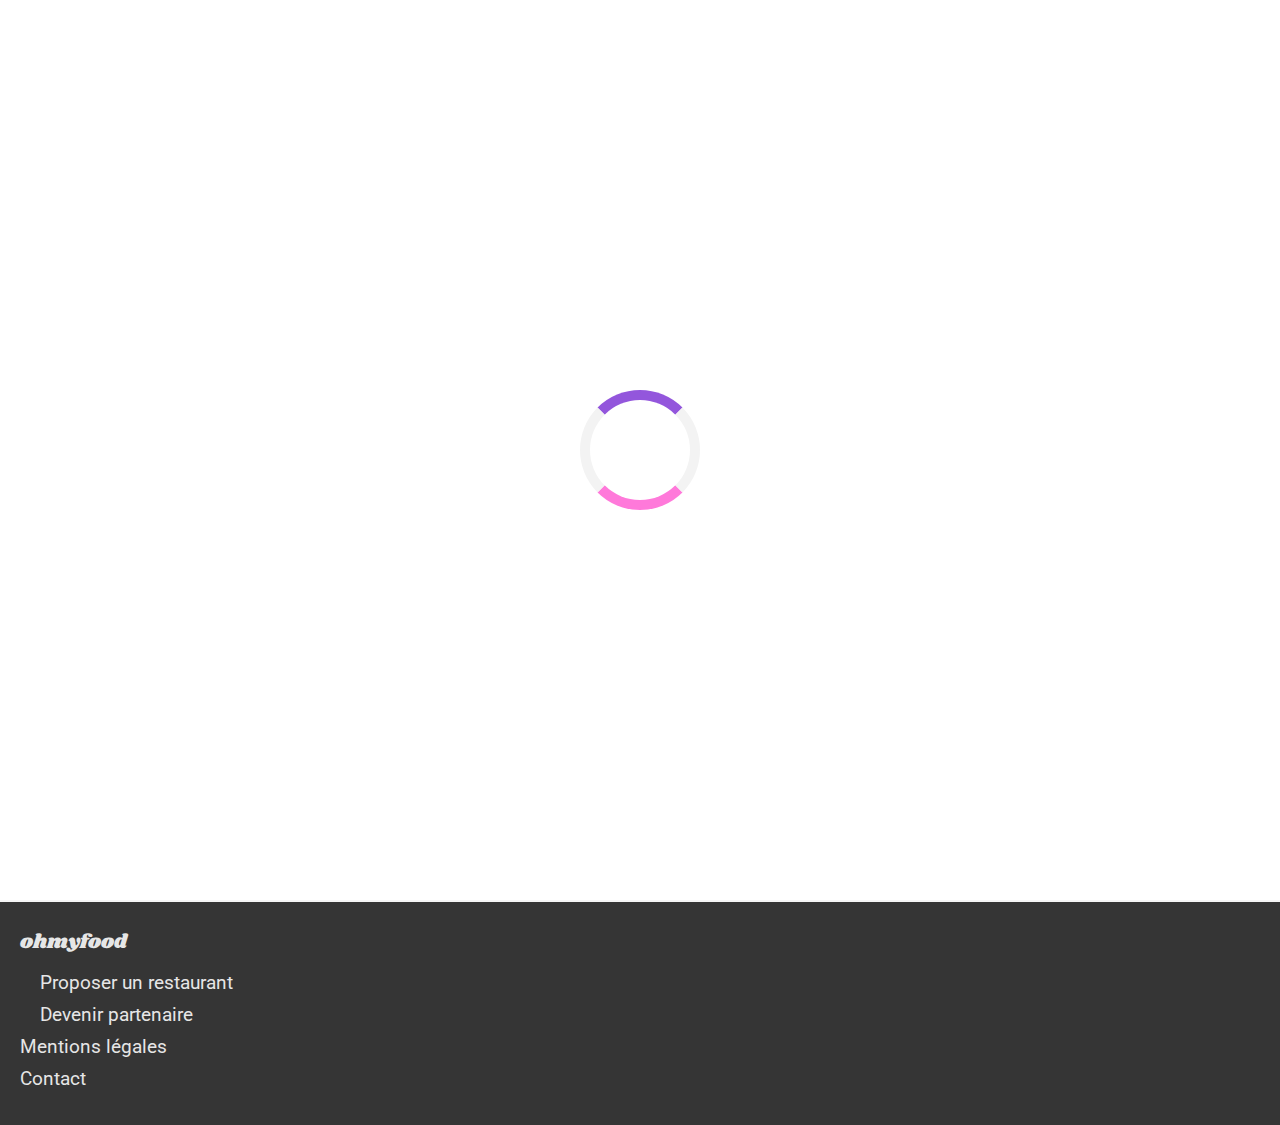
<file: index.html>
<!DOCTYPE html>
<html lang="fr">

<head>
    <meta charset="UTF-8">
     <!--Chargement de la balise meta viewport pour le site responsive -->
    <meta name="viewport" content="width=device-width, initial-scale=1.0">
    <title>Ohmyfood</title>
    <!--Lien vers le fichier CSS --> 
    <link rel="stylesheet" href="css/style.css">
    <!--Liens pour le chargement de la font Awesome pour les icones -->
    <link rel="stylesheet" href="https://use.fontawesome.com/releases/v5.15.2/css/all.css"
        integrity="sha384-vSIIfh2YWi9wW0r9iZe7RJPrKwp6bG+s9QZMoITbCckVJqGCCRhc+ccxNcdpHuYu" crossorigin="anonymous">
    <!--Requêtes Google maps pour intégrer les images -->
    <link rel="preconnect" href="https://fonts.gstatic.com">
    <!-- Liens Google font pour la police Shrikhand pour Logo et titres-->
    <link href="https://fonts.googleapis.com/css2?family=Shrikhand&display=swap" rel="stylesheet">
    <!-- Liens Google font pour la police Roboto pour Texte -->
    <link href="https://fonts.googleapis.com/css2?family=Roboto:ital,wght@0,100;0,300;0,400;0,500;0,700;0,900;1,100;1,300;1,400;1,500;1,700;1,900&display=swap"
        rel="stylesheet">
</head>

<body>
    <main class="container-all">
        <!--Loader-->
        <div class="loader">
            <div class="loader__circle"></div>
        </div>
        <!-- Header -->
        <header>
            <div class="logo">
                <img src="img/logo/ohmyfood.png" alt="Logo Ohmyfood">
            </div>
        </header>
        <!-- Localisation -->
        <div class="proj-search">
            <i class="fas fa-map-marker-alt"></i>
            <p>Paris, Belleville</p>
        </div>
        <!-- Présentation -->
        <section class="presentation">
            <p class="presentation__book">Réservez le menu qui vous convient</p><br>
            <p class="presentation__discover">Découvrez des restaurants d'exception, sélectionnés par nos soins.</p>
            <br>
            <a class="presentation__explore" href="#">Explorer nos restaurants</a>
        </section>
        <!-- Fonctionnement -->
        <h2 class="function__title">Fonctionnement</h2>
        <section class="function">
            <div class="function__choice"><i class="fas fa-tablet-alt"></i>Choisissez un restaurant
                <div class="function__choice__number">1</div>
            </div>
            <div class="function__choice"><i class="fas fa-list-ul"></i>Composez votre menu
                <div class="function__choice__number">2</div>
            </div>
            <div class="function__choice"><i class="fas fa-store"></i>Dégustez au restaurant
                <div class="function__choice__number">3</div>
            </div>
        </section>
        <!-- Restaurants -->
        <section class="restaurants">
            <div class="restaurants__title">
                <h2>Restaurants</h2>
            </div>
            <div class="restaurants__container">
                <a href="la-palette-du-gout.html">
                    <div class="restaurants__card">
                        <div class="restaurants__card__image">
                            <img src="img/restaurants/jay-wennington-N_Y88TWmGwA-unsplash.jpg"
                                alt="La Palette du goût">
                            <div class="btn-new">Nouveau</div>
                        </div>
                        <div class="restaurants__card__content">
                            <div class="restaurants_card__content__name">
                                <h3>La Palette du goût</h3>
                                <p>Ménilmontant</p>
                            </div>
                            <div class="heart">
                                <div class="heart__1">
                                    <i class="far fa-heart fa-2x"></i>
                                </div>
                                <div class="heart__2">
                                    <i class="fas fa-heart fa-2x"></i>
                                </div>
                            </div>
                        </div>
                    </div>
                </a>
                <a href="la-note-enchantee.html">
                    <div class="restaurants__card">
                        <div class="restaurants__card__image">
                            <img src="img/restaurants/stil-u2Lp8tXIcjw-unsplash.jpg" alt="La Palette du goût">
                            <div class="btn-new">Nouveau</div>
                        </div>
                        <div class="restaurants__card__content">
                            <div class="restaurants_card__content__name">
                                <h3>Le note enchantée</h3>
                                <p>Charonne</p>
                            </div>
                            <div class="heart">
                                <div class="heart__1">
                                    <i class="far fa-heart fa-2x"></i>
                                </div>
                                <div class="heart__2">
                                    <i class="fas fa-heart fa-2x"></i>
                                </div>
                            </div>
                        </div>
                    </div>
                </a>
                <a href="a-la-francaise.html">
                    <div class="restaurants__card">
                        <div class="restaurants__card__image">
                            <img src="img/restaurants/toa-heftiba-DQKerTsQwi0-unsplash.jpg"
                                alt="La Palette du goût">
                        </div>
                        <div class="restaurants__card__content">
                            <div class="restaurants_card__content__name">
                                <h3>A la française</h3>
                                <p>Cité Rouge</p>
                            </div>
                            <div class="heart">
                                <div class="heart__1">
                                    <i class="far fa-heart fa-2x"></i>
                                </div>
                                <div class="heart__2">
                                    <i class="fas fa-heart fa-2x"></i>
                                </div>
                            </div>
                        </div>
                    </div>
                </a>
                <a href="le-delice-des-sens.html">
                    <div class="restaurants__card">
                        <div class="restaurants__card__image">
                            <img src="img/restaurants/louis-hansel-shotsoflouis-qNBGVyOCY8Q-unsplash.jpg"
                                alt="La Palette du goût">
                        </div>
                        <div class="restaurants__card__content">
                            <div class="restaurants_card__content__name">
                                <h3>Le délice des sens</h3>
                                <p>Folie-Méricourt</p>
                            </div>
                            <div class="heart">
                                <div class="heart__1">
                                    <i class="far fa-heart fa-2x"></i>
                                </div>
                                <div class="heart__2">
                                    <i class="fas fa-heart fa-2x"></i>
                                </div>
                            </div>
                        </div>
                    </div>
                </a>
            </div>
        </section>
        <!-- Footer -->
        <footer>
            <h3 class="footer__logo">ohmyfood</h3>
            <a href="#">
                <h3><i class="fas fa-utensils"></i>Proposer un restaurant</h3>
            </a>
            <a href="#">
                <h3><i class="fas fa-hands-helping"></i>Devenir partenaire</h3>
            </a>
            <a href="#">
                <h3>Mentions légales</h3>
            </a>
            <a href="mailto:contact@ohmyfood.com">
                <h3>Contact</h3>
            </a>
        </footer>
    </main>
</body>

</html>
</file>
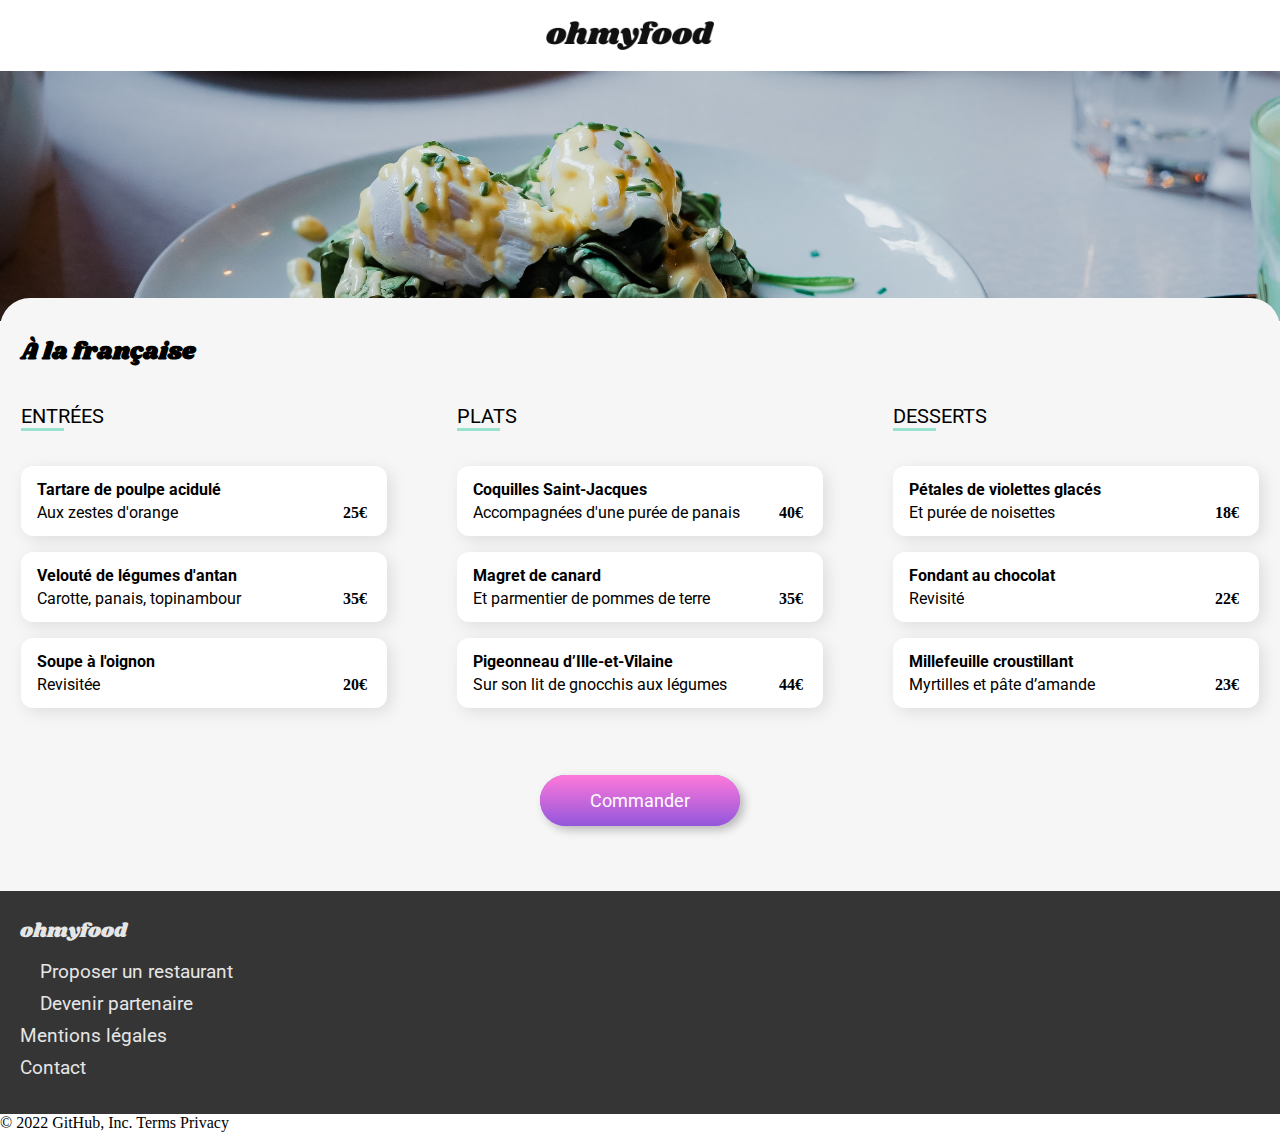
<file: a-la-francaise.html>
<!DOCTYPE html>
<html lang="fr">

<head>
    <meta charset="UTF-8">
    <meta name="viewport" content="width=device-width, initial-scale=1.0">
    <title>A la française</title>
    <link rel="stylesheet" href="css/style.css">
    <link rel="stylesheet" href="https://use.fontawesome.com/releases/v5.15.2/css/all.css"
        integrity="sha384-vSIIfh2YWi9wW0r9iZe7RJPrKwp6bG+s9QZMoITbCckVJqGCCRhc+ccxNcdpHuYu" crossorigin="anonymous">
    <link rel="preconnect" href="https://fonts.gstatic.com">
    <link href="https://fonts.googleapis.com/css2?family=Shrikhand&display=swap" rel="stylesheet">
    <link href="https://fonts.googleapis.com/css2?family=Roboto:ital,wght@0,100;0,300;0,400;0,500;0,700;0,900;1,100;1,300;1,400;1,500;1,700;1,900&display=swap"
        rel="stylesheet">
</head>

<body>
    <main class="container-all">
        <!-- Header -->
        <header>
            <div class="logo">
                <img src="img/logo/ohmyfood.png" alt="Logo Ohmyfood">
                <a href="index.html">
                    <i class="fas fa-arrow-left"></i>
                </a>
            </div>
        </header>
        <!-- Photo du restaurant -->
        <div class="photo__restaurant">
            <img src="img/restaurants/toa-heftiba-DQKerTsQwi0-unsplash.jpg" alt="La Palette du goût">
        </div>
        <!-- Carte du restaurant -->
        <section class="card">
            <h2 class="card__title">À la française<i class="far fa-heart"></i></h2>
            <div class="card__global">
                <div class="card__global__entrees">
                    <div class="entrees">
                        <h2>ENTRÉES</h2>
                    </div>
                    <div class="card__global__contenu">
                        <div class="card__global__contenu__dish">
                            <div class="header_menu">
                                <h3>Tartare de poulpe acidulé</h3>
                                <h4>Aux zestes d'orange</h4>
                            </div>
                            <div class="card__price">25€</div>
                        </div>
                        <div class="card__global__contenu__dish__confirmation">
                            <div class="circle">
                                <i class="fas fa-check"></i>
                            </div>
                        </div>
                    </div>
                    <div class="card__global__contenu">
                        <div class="card__global__contenu__dish">
                            <div class="header_menu">
                                <h3>Velouté de légumes d'antan</h3>
                                <h4>Carotte, panais, topinambour</h4>
                            </div>
                            <div class="card__price">35€</div>
                        </div>
                        <div class="card__global__contenu__dish__confirmation">
                            <div class="circle">
                                <i class="fas fa-check"></i>
                            </div>
                        </div>
                    </div>
                    <div class="card__global__contenu">
                        <div class="card__global__contenu__dish">
                            <div class="header_menu">
                                <h3>Soupe à l'oignon</h3>
                                <h4>Revisitée</h4>
                            </div>
                            <div class="card__price">20€</div>
                        </div>
                        <div class="card__global__contenu__dish__confirmation">
                            <div class="circle">
                                <i class="fas fa-check"></i>
                            </div>
                        </div>
                    </div>
                </div>
                <div class="card__global">
                    <div class="card__global__plats">
                        <div class="entrees">
                            <h2>PLATS</h2>
                        </div>
                        <div class="card__global__contenu">
                            <div class="card__global__contenu__dish">
                                <div class="header_menu">
                                    <h3>Coquilles Saint-Jacques</h3>
                                    <h4>Accompagnées d'une purée de panais</h4>
                                </div>
                                <div class="card__price">40€</div>
                            </div>
                            <div class="card__global__contenu__dish__confirmation">
                                <div class="circle">
                                    <i class="fas fa-check"></i>
                                </div>
                            </div>
                        </div>
                        <div class="card__global__contenu">
                            <div class="card__global__contenu__dish">
                                <div class="header_menu">
                                    <h3>Magret de canard</h3>
                                    <h4>Et parmentier de pommes de terre</h4>
                                </div>
                                <div class="card__price">35€</div>
                            </div>
                            <div class="card__global__contenu__dish__confirmation">
                                <div class="circle">
                                    <i class="fas fa-check"></i>
                                </div>
                            </div>
                        </div>
                        <div class="card__global__contenu">
                            <div class="card__global__contenu__dish">
                                <div class="header_menu">
                                    <h3>Pigeonneau d’Ille-et-Vilaine</h3>
                                    <h4>Sur son lit de gnocchis aux légumes</h4>
                                </div>
                                <div class="card__price">44€</div>
                            </div>
                            <div class="card__global__contenu__dish__confirmation">
                                <div class="circle">
                                    <i class="fas fa-check"></i>
                                </div>
                            </div>
                        </div>
                    </div>
                </div>
                <div class="card__global">
                    <div class="card__global__desserts">
                        <div class="entrees">
                            <h2>DESSERTS</h2>
                        </div>
                        <div class="card__global__contenu">
                            <div class="card__global__contenu__dish">
                                <div class="header_menu">
                                    <h3>Pétales de violettes glacés</h3>
                                    <h4>Et purée de noisettes</h4>
                                </div>
                                <div class="card__price">18€</div>
                            </div>
                            <div class="card__global__contenu__dish__confirmation">
                                <div class="circle">
                                    <i class="fas fa-check"></i>
                                </div>
                            </div>
                        </div>
                        <div class="card__global__contenu">
                            <div class="card__global__contenu__dish">
                                <div class="header_menu">
                                    <h3>Fondant au chocolat</h3>
                                    <h4>Revisité</h4>
                                </div>
                                <div class="card__price">22€</div>
                            </div>
                            <div class="card__global__contenu__dish__confirmation">
                                <div class="circle">
                                    <i class="fas fa-check"></i>
                                </div>
                            </div>
                        </div>
                        <div class="card__global__contenu">
                            <div class="card__global__contenu__dish">
                                <div class="header_menu">
                                    <h3>Millefeuille croustillant</h3>
                                    <h4>Myrtilles et pâte d’amande</h4>
                                </div>
                                <div class="card__price">23€</div>
                            </div>
                            <div class="card__global__contenu__dish__confirmation">
                                <div class="circle">
                                    <i class="fas fa-check"></i>
                                </div>
                            </div>
                        </div>
                    </div>
                </div>
            </div>
        </section>
        <!-- Bouton Commander  -->
        <section class="bouton__commander">
            <a class="bouton__commander--pink" href="#">Commander</a>
        </section>
        <!-- Footer -->
        <footer>
            <h3 class="footer__logo">ohmyfood</h3>
            <a href="#">
                <h3><i class="fas fa-utensils"></i>Proposer un restaurant</h3>
            </a>
            <a href="#">
                <h3><i class="fas fa-hands-helping"></i>Devenir partenaire</h3>
            </a>
            <a href="#">
                <h3>Mentions légales</h3>
            </a>
            <a href="mailto:contact@ohmyfood.com">
                <h3>Contact</h3>
            </a>
        </footer>

    </main>

</body>

</html>
© 2022 GitHub, Inc.
Terms
Privacy
</file>
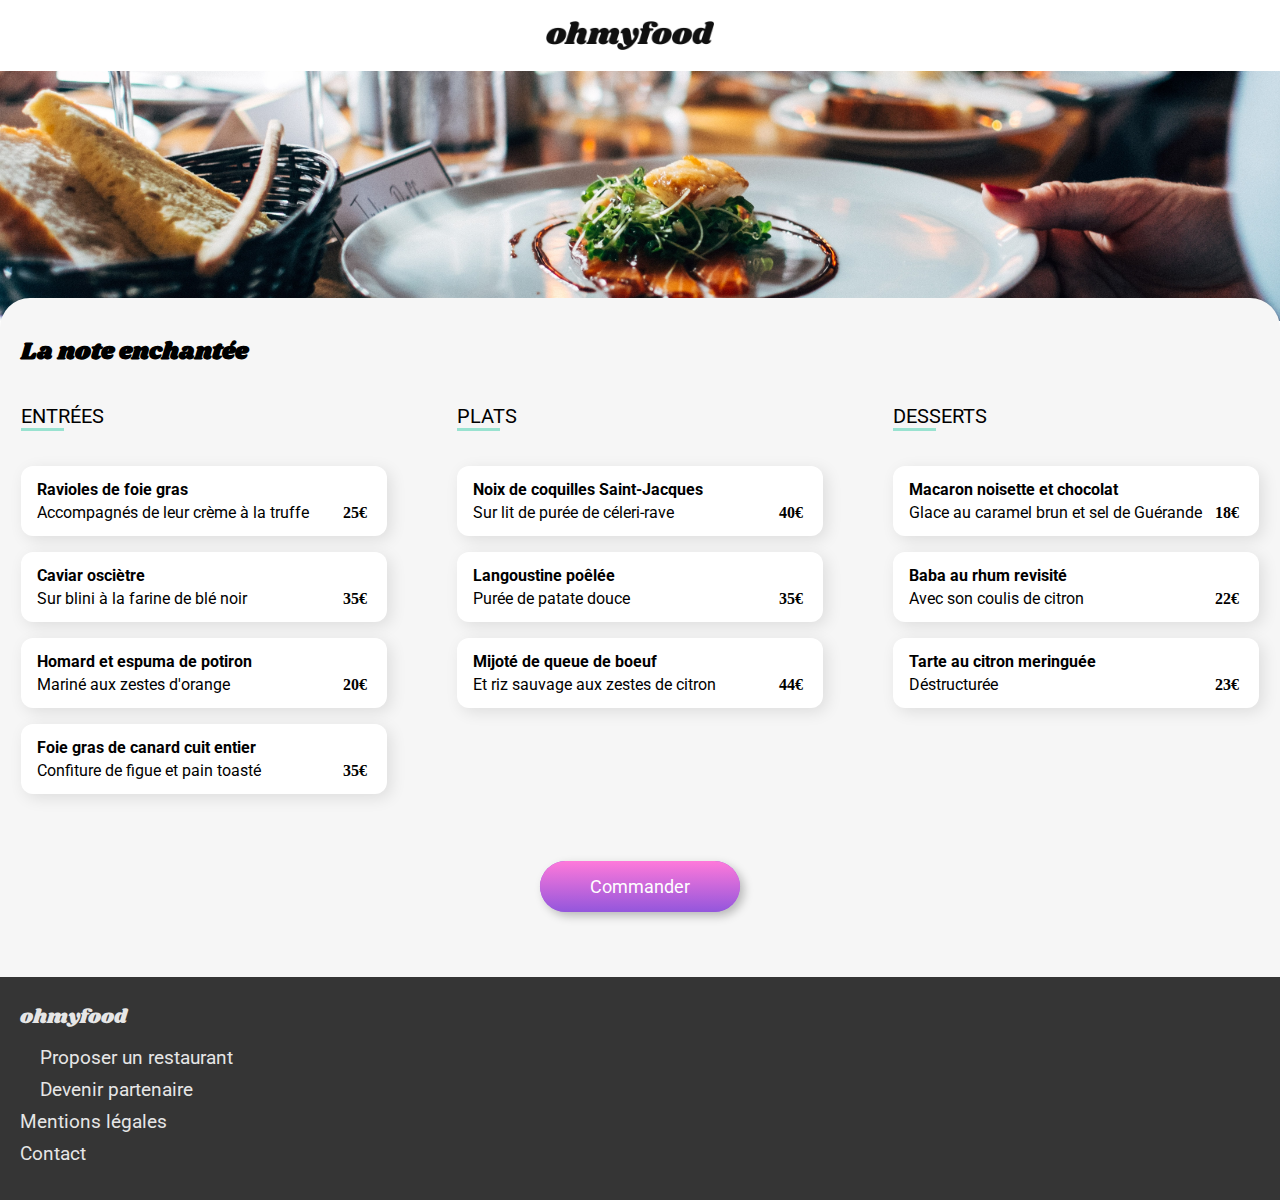
<file: la-note-enchantee.html>
<!DOCTYPE html>
<html lang="fr">

<head>
    <meta charset="UTF-8">
    <meta name="viewport" content="width=device-width, initial-scale=1.0">
    <title>La note enchantée</title>
    <link rel="stylesheet" href="css/style.css">
    <link rel="stylesheet" href="https://use.fontawesome.com/releases/v5.15.2/css/all.css"
        integrity="sha384-vSIIfh2YWi9wW0r9iZe7RJPrKwp6bG+s9QZMoITbCckVJqGCCRhc+ccxNcdpHuYu" crossorigin="anonymous">
    <link rel="preconnect" href="https://fonts.gstatic.com">
    <link href="https://fonts.googleapis.com/css2?family=Shrikhand&display=swap" rel="stylesheet">
    <link href="https://fonts.googleapis.com/css2?family=Roboto:ital,wght@0,100;0,300;0,400;0,500;0,700;0,900;1,100;1,300;1,400;1,500;1,700;1,900&display=swap"
        rel="stylesheet">
</head>

<body>
    <main class="container-all">
        <!-- Header -->
        <header>
            <div class="logo">
                <img src="img/logo/ohmyfood.png" alt="Logo Ohmyfood">
                <a href="index.html">
                    <i class="fas fa-arrow-left"></i>
                </a>
            </div>
        </header>
        <!-- Photo du restaurant -->
        <div class="photo__restaurant">
            <img src="img/restaurants/jay-wennington-N_Y88TWmGwA-unsplash.jpg" alt="La Palette du goût">
        </div>
        <!-- Carte du restaurant -->
        <section class="card">
            <h2 class="card__title">La note enchantée<i class="far fa-heart"></i></h2>
            <div class="card__global">
                <div class="card__global__entrees">
                    <div class="entrees">
                        <h2>ENTRÉES</h2>
                    </div>
                    <div class="card__global__contenu">
                        <div class="card__global__contenu__dish">
                            <div class="header_menu">
                                <h3>Ravioles de foie gras</h3>
                                <h4>Accompagnés de leur crème à la truffe</h4>
                            </div>
                            <div class="card__price">25€</div>
                        </div>
                        <div class="card__global__contenu__dish__confirmation">
                            <div class="circle">
                                <i class="fas fa-check"></i>
                            </div>
                        </div>
                    </div>
                    <div class="card__global__contenu">
                        <div class="card__global__contenu__dish">
                            <div class="header_menu">
                                <h3>Caviar osciètre</h3>
                                <h4>Sur blini à la farine de blé noir</h4>
                            </div>
                            <div class="card__price">35€</div>
                        </div>
                        <div class="card__global__contenu__dish__confirmation">
                            <div class="circle">
                                <i class="fas fa-check"></i>
                            </div>
                        </div>
                    </div>
                    <div class="card__global__contenu">
                        <div class="card__global__contenu__dish">
                            <div class="header_menu">
                                <h3>Homard et espuma de potiron</h3>
                                <h4>Mariné aux zestes d'orange</h4>
                            </div>
                            <div class="card__price">20€</div>
                        </div>
                        <div class="card__global__contenu__dish__confirmation">
                            <div class="circle">
                                <i class="fas fa-check"></i>
                            </div>
                        </div>
                    </div>
                    <div class="card__global__contenu">
                        <div class="card__global__contenu__dish">
                            <div class="header_menu">
                                <h3>Foie gras de canard cuit entier</h3>
                                <h4>Confiture de figue et pain toasté</h4>
                            </div>
                            <div class="card__price">35€</div>
                        </div>
                        <div class="card__global__contenu__dish__confirmation">
                            <div class="circle">
                                <i class="fas fa-check"></i>
                            </div>
                        </div>
                    </div>
                </div>
                <div class="card__global">
                    <div class="card__global__plats">
                        <div class="entrees">
                            <h2>PLATS</h2>
                        </div>
                        <div class="card__global__contenu">
                            <div class="card__global__contenu__dish">
                                <div class="header_menu">
                                    <h3>Noix de coquilles Saint-Jacques</h3>
                                    <h4>Sur lit de purée de céleri-rave</h4>
                                </div>
                                <div class="card__price">40€</div>
                            </div>
                            <div class="card__global__contenu__dish__confirmation">
                                <div class="circle">
                                    <i class="fas fa-check"></i>
                                </div>
                            </div>
                        </div>
                        <div class="card__global__contenu">
                            <div class="card__global__contenu__dish">
                                <div class="header_menu">
                                    <h3>Langoustine poêlée</h3>
                                    <h4>Purée de patate douce</h4>
                                </div>
                                <div class="card__price">35€</div>
                            </div>
                            <div class="card__global__contenu__dish__confirmation">
                                <div class="circle">
                                    <i class="fas fa-check"></i>
                                </div>
                            </div>
                        </div>
                        <div class="card__global__contenu">
                            <div class="card__global__contenu__dish">
                                <div class="header_menu">
                                    <h3>Mijoté de queue de boeuf</h3>
                                    <h4>Et riz sauvage aux zestes de citron</h4>
                                </div>
                                <div class="card__price">44€</div>
                            </div>
                            <div class="card__global__contenu__dish__confirmation">
                                <div class="circle">
                                    <i class="fas fa-check"></i>
                                </div>
                            </div>
                        </div>
                    </div>
                </div>
                <div class="card__global">
                    <div class="card__global__desserts">
                        <div class="entrees">
                            <h2>DESSERTS</h2>
                        </div>
                        <div class="card__global__contenu">
                            <div class="card__global__contenu__dish">
                                <div class="header_menu">
                                    <h3>Macaron noisette et chocolat</h3>
                                    <h4>Glace au caramel brun et sel de Guérande</h4>
                                </div>
                                <div class="card__price">18€</div>
                            </div>
                            <div class="card__global__contenu__dish__confirmation">
                                <div class="circle">
                                    <i class="fas fa-check"></i>
                                </div>
                            </div>
                        </div>
                        <div class="card__global__contenu">
                            <div class="card__global__contenu__dish">
                                <div class="header_menu">
                                    <h3>Baba au rhum revisité</h3>
                                    <h4>Avec son coulis de citron</h4>
                                </div>
                                <div class="card__price">22€</div>
                            </div>
                            <div class="card__global__contenu__dish__confirmation">
                                <div class="circle">
                                    <i class="fas fa-check"></i>
                                </div>
                            </div>
                        </div>
                        <div class="card__global__contenu">
                            <div class="card__global__contenu__dish">
                                <div class="header_menu">
                                    <h3>Tarte au citron meringuée</h3>
                                    <h4>Déstructurée</h4>
                                </div>
                                <div class="card__price">23€</div>
                            </div>
                            <div class="card__global__contenu__dish__confirmation">
                                <div class="circle">
                                    <i class="fas fa-check"></i>
                                </div>
                            </div>
                        </div>
                    </div>
                </div>
            </div>
        </section>
        <!-- Bouton Commander  -->
        <section class="bouton__commander">
            <a class="bouton__commander--pink" href="#">Commander</a>
        </section>
        <!-- Footer -->
        <footer>
            <h3 class="footer__logo">ohmyfood</h3>
            <a href="#">
                <h3><i class="fas fa-utensils"></i>Proposer un restaurant</h3>
            </a>
            <a href="#">
                <h3><i class="fas fa-hands-helping"></i>Devenir partenaire</h3>
            </a>
            <a href="#">
                <h3>Mentions légales</h3>
            </a>
            <a href="mailto:contact@ohmyfood.com">
                <h3>Contact</h3>
            </a>
        </footer>

    </main>

</body>

</html>
</file>
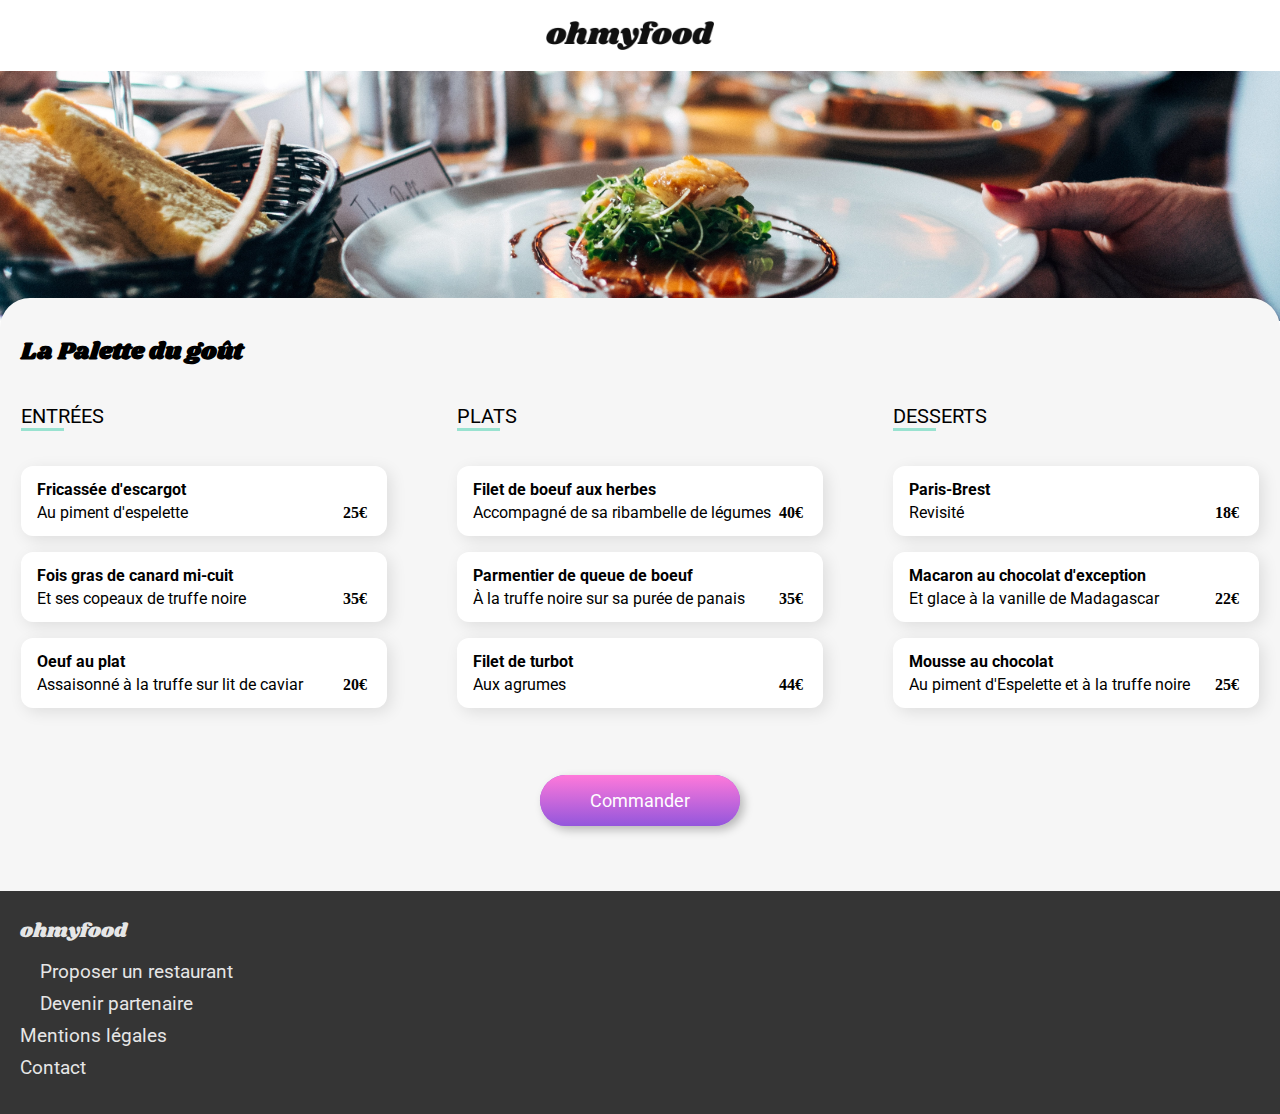
<file: la-palette-du-gout.html>
<!DOCTYPE html>
<html lang="fr">

<head>
    <meta charset="UTF-8">
    <meta name="viewport" content="width=device-width, initial-scale=1.0">
    <title>La Palette du goût</title>
    <link rel="stylesheet" href="css/style.css">
    <link rel="stylesheet" href="https://use.fontawesome.com/releases/v5.15.2/css/all.css"
        integrity="sha384-vSIIfh2YWi9wW0r9iZe7RJPrKwp6bG+s9QZMoITbCckVJqGCCRhc+ccxNcdpHuYu" crossorigin="anonymous">
    <link rel="preconnect" href="https://fonts.gstatic.com">
    <link href="https://fonts.googleapis.com/css2?family=Shrikhand&display=swap" rel="stylesheet">
    <link href="https://fonts.googleapis.com/css2?family=Roboto:ital,wght@0,100;0,300;0,400;0,500;0,700;0,900;1,100;1,300;1,400;1,500;1,700;1,900&display=swap"
        rel="stylesheet">
</head>

<body>
    <main class="container-all">
        <!-- Header -->
        <header>
            <div class="logo">
                <img src="img/logo/ohmyfood.png" alt="Logo Ohmyfood">
                <a href="index.html">
                    <i class="fas fa-arrow-left"></i>
                </a>
            </div>
        </header>
        <!-- Photo du restaurant -->
        <div class="photo__restaurant">
            <img src="img/restaurants/jay-wennington-N_Y88TWmGwA-unsplash.jpg" alt="La Palette du goût">
        </div>
        <!-- Carte du restaurant -->
        <section class="card">
            <h2 class="card__title">La Palette du goût<i class="far fa-heart"></i></h2>
            <div class="card__global">
                <div class="card__global__entrees">
                    <div class="entrees">
                        <h2>ENTRÉES</h2>
                    </div>
                    <div class="card__global__contenu">
                        <div class="card__global__contenu__dish">
                            <div class="header_menu">
                                <h3>Fricassée d'escargot</h3>
                                <h4>Au piment d'espelette</h4>
                            </div>
                            <div class="card__price">25€</div>
                        </div>
                        <div class="card__global__contenu__dish__confirmation">
                            <div class="circle">
                                <i class="fas fa-check"></i>
                            </div>
                        </div>
                    </div>
                    <div class="card__global__contenu">
                        <div class="card__global__contenu__dish">
                            <div class="header_menu">
                                <h3>Fois gras de canard mi-cuit</h3>
                                <h4>Et ses copeaux de truffe noire</h4>
                            </div>
                            <div class="card__price">35€</div>
                        </div>
                        <div class="card__global__contenu__dish__confirmation">
                            <div class="circle">
                                <i class="fas fa-check"></i>
                            </div>
                        </div>
                    </div>
                    <div class="card__global__contenu">
                        <div class="card__global__contenu__dish">
                            <div class="header_menu">
                                <h3>Oeuf au plat</h3>
                                <h4>Assaisonné à la truffe sur lit de caviar</h4>
                            </div>
                            <div class="card__price">20€</div>
                        </div>
                        <div class="card__global__contenu__dish__confirmation">
                            <div class="circle">
                                <i class="fas fa-check"></i>
                            </div>
                        </div>
                    </div>
                </div>
                <div class="card__global">
                    <div class="card__global__plats">
                        <div class="entrees">
                            <h2>PLATS</h2>
                        </div>
                        <div class="card__global__contenu">
                            <div class="card__global__contenu__dish">
                                <div class="header_menu">
                                    <h3>Filet de boeuf aux herbes</h3>
                                    <h4>Accompagné de sa ribambelle de légumes</h4>
                                </div>
                                <div class="card__price">40€</div>
                            </div>
                            <div class="card__global__contenu__dish__confirmation">
                                <div class="circle">
                                    <i class="fas fa-check"></i>
                                </div>
                            </div>
                        </div>
                        <div class="card__global__contenu">
                            <div class="card__global__contenu__dish">
                                <div class="header_menu">
                                    <h3>Parmentier de queue de boeuf</h3>
                                    <h4>À la truffe noire sur sa purée de panais</h4>
                                </div>
                                <div class="card__price">35€</div>
                            </div>
                            <div class="card__global__contenu__dish__confirmation">
                                <div class="circle">
                                    <i class="fas fa-check"></i>
                                </div>
                            </div>
                        </div>
                        <div class="card__global__contenu">
                            <div class="card__global__contenu__dish">
                                <div class="header_menu">
                                    <h3>Filet de turbot</h3>
                                    <h4>Aux agrumes</h4>
                                </div>
                                <div class="card__price">44€</div>
                            </div>
                            <div class="card__global__contenu__dish__confirmation">
                                <div class="circle">
                                    <i class="fas fa-check"></i>
                                </div>
                            </div>
                        </div>
                    </div>
                </div>
                <div class="card__global">
                    <div class="card__global__desserts">
                        <div class="entrees">
                            <h2>DESSERTS</h2>
                        </div>
                        <div class="card__global__contenu">
                            <div class="card__global__contenu__dish">
                                <div class="header_menu">
                                    <h3>Paris-Brest</h3>
                                    <h4>Revisité</h4>
                                </div>
                                <div class="card__price">18€</div>
                            </div>
                            <div class="card__global__contenu__dish__confirmation">
                                <div class="circle">
                                    <i class="fas fa-check"></i>
                                </div>
                            </div>
                        </div>
                        <div class="card__global__contenu">
                            <div class="card__global__contenu__dish">
                                <div class="header_menu">
                                    <h3>Macaron au chocolat d'exception</h3>
                                    <h4>Et glace à la vanille de Madagascar</h4>
                                </div>
                                <div class="card__price">22€</div>
                            </div>
                            <div class="card__global__contenu__dish__confirmation">
                                <div class="circle">
                                    <i class="fas fa-check"></i>
                                </div>
                            </div>
                        </div>
                        <div class="card__global__contenu">
                            <div class="card__global__contenu__dish">
                                <div class="header_menu">
                                    <h3>Mousse au chocolat</h3>
                                    <h4>Au piment d'Espelette et à la truffe noire</h4>
                                </div>
                                <div class="card__price">25€</div>
                            </div>
                            <div class="card__global__contenu__dish__confirmation">
                                <div class="circle">
                                    <i class="fas fa-check"></i>
                                </div>
                            </div>
                        </div>
                    </div>
                </div>
            </div>
        </section>
        <!-- Bouton Commander  -->
        <section class="bouton__commander">
            <a class="bouton__commander--pink" href="#">Commander</a>
        </section>
        <!-- Footer -->
        <footer>
            <h3 class="footer__logo">ohmyfood</h3>
            <a href="#">
                <h3><i class="fas fa-utensils"></i>Proposer un restaurant</h3>
            </a>
            <a href="#">
                <h3><i class="fas fa-hands-helping"></i>Devenir partenaire</h3>
            </a>
            <a href="#">
                <h3>Mentions légales</h3>
            </a>
            <a href="mailto:contact@ohmyfood.com">
                <h3>Contact</h3>
            </a>
        </footer>

    </main>

</body>

</html>
</file>
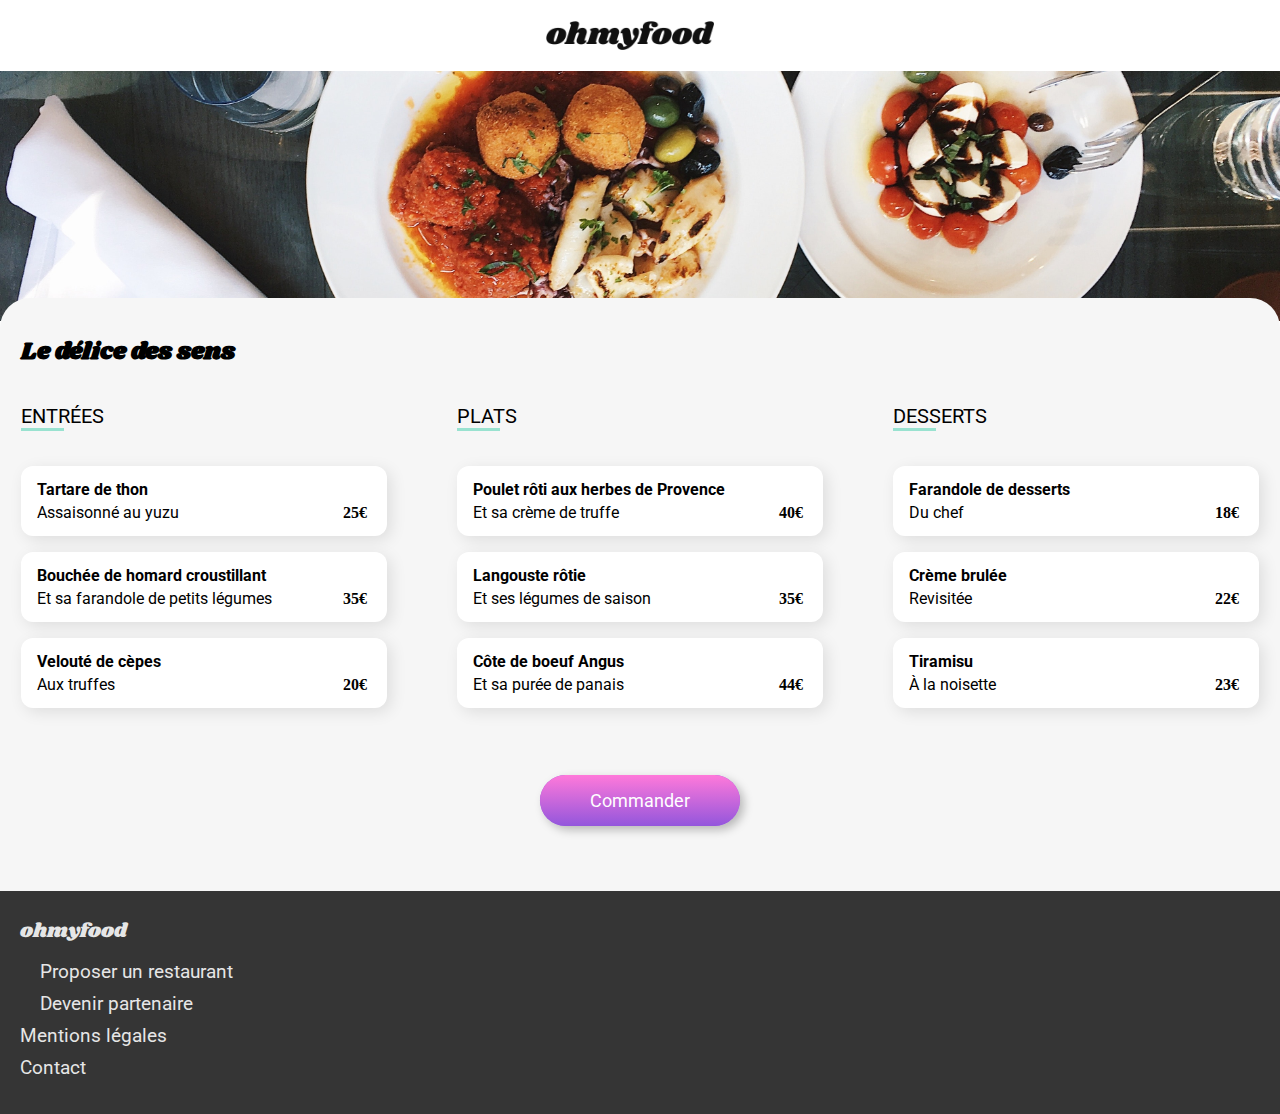
<file: le-delice-des-sens.html>
<!DOCTYPE html>
<html lang="fr">

<head>
    <meta charset="UTF-8">
    <meta name="viewport" content="width=device-width, initial-scale=1.0">
    <title>Le délice des sens</title>
    <link rel="stylesheet" href="css/style.css">
    <link rel="stylesheet" href="https://use.fontawesome.com/releases/v5.15.2/css/all.css"
        integrity="sha384-vSIIfh2YWi9wW0r9iZe7RJPrKwp6bG+s9QZMoITbCckVJqGCCRhc+ccxNcdpHuYu" crossorigin="anonymous">
    <link rel="preconnect" href="https://fonts.gstatic.com">
    <link href="https://fonts.googleapis.com/css2?family=Shrikhand&display=swap" rel="stylesheet">
    <link href="https://fonts.googleapis.com/css2?family=Roboto:ital,wght@0,100;0,300;0,400;0,500;0,700;0,900;1,100;1,300;1,400;1,500;1,700;1,900&display=swap"
        rel="stylesheet">
</head>

<body>
    <main class="container-all">
        <!-- Header -->
        <header>
            <div class="logo">
                <img src="img/logo/ohmyfood.png" alt="Logo Ohmyfood">
                <a href="index.html">
                    <i class="fas fa-arrow-left"></i>
                </a>
            </div>
        </header>
        <!-- Photo du restaurant -->
        <div class="photo__restaurant">
            <img src="img/restaurants/stil-u2Lp8tXIcjw-unsplash.jpg" alt="La Palette du goût">
        </div>
        <!-- Carte du restaurant -->
        <section class="card">
            <h2 class="card__title">Le délice des sens<i class="far fa-heart"></i></h2>
            <div class="card__global">
                <div class="card__global__plats">
                    <div class="entrees">
                        <h2>ENTRÉES</h2>
                    </div>
                    <div class="card__global__contenu">
                        <div class="card__global__contenu__dish">
                            <div class="header_menu">
                                <h3>Tartare de thon</h3>
                                <h4>Assaisonné au yuzu</h4>
                            </div>
                            <div class="card__price">25€</div>
                        </div>
                        <div class="card__global__contenu__dish__confirmation">
                            <div class="circle">
                                <i class="fas fa-check"></i>
                            </div>
                        </div>
                    </div>
                    <div class="card__global__contenu">
                        <div class="card__global__contenu__dish">
                            <div class="header_menu">
                                <h3>Bouchée de homard croustillant</h3>
                                <h4>Et sa farandole de petits légumes</h4>
                            </div>
                            <div class="card__price">35€</div>
                        </div>
                        <div class="card__global__contenu__dish__confirmation">
                            <div class="circle">
                                <i class="fas fa-check"></i>
                            </div>
                        </div>
                    </div>
                    <div class="card__global__contenu">
                        <div class="card__global__contenu__dish">
                            <div class="header_menu">
                                <h3>Velouté de cèpes</h3>
                                <h4>Aux truffes</h4>
                            </div>
                            <div class="card__price">20€</div>
                        </div>
                        <div class="card__global__contenu__dish__confirmation">
                            <div class="circle">
                                <i class="fas fa-check"></i>
                            </div>
                        </div>
                    </div>
                </div>
                <div class="card__global">
                    <div class="card__global__plats">
                        <div class="entrees">
                            <h2>PLATS</h2>
                        </div>
                        <div class="card__global__contenu">
                            <div class="card__global__contenu__dish">
                                <div class="header_menu">
                                    <h3>Poulet rôti aux herbes de Provence</h3>
                                    <h4>Et sa crème de truffe</h4>
                                </div>
                                <div class="card__price">40€</div>
                            </div>
                            <div class="card__global__contenu__dish__confirmation">
                                <div class="circle">
                                    <i class="fas fa-check"></i>
                                </div>
                            </div>
                        </div>
                        <div class="card__global__contenu">
                            <div class="card__global__contenu__dish">
                                <div class="header_menu">
                                    <h3>Langouste rôtie</h3>
                                    <h4>Et ses légumes de saison</h4>
                                </div>
                                <div class="card__price">35€</div>
                            </div>
                            <div class="card__global__contenu__dish__confirmation">
                                <div class="circle">
                                    <i class="fas fa-check"></i>
                                </div>
                            </div>
                        </div>
                        <div class="card__global__contenu">
                            <div class="card__global__contenu__dish">
                                <div class="header_menu">
                                    <h3>Côte de boeuf Angus</h3>
                                    <h4>Et sa purée de panais</h4>
                                </div>
                                <div class="card__price">44€</div>
                            </div>
                            <div class="card__global__contenu__dish__confirmation">
                                <div class="circle">
                                    <i class="fas fa-check"></i>
                                </div>
                            </div>
                        </div>
                    </div>
                </div>
                <div class="card__global">
                    <div class="card__global__desserts">
                        <div class="entrees">
                            <h2>DESSERTS</h2>
                        </div>
                        <div class="card__global__contenu">
                            <div class="card__global__contenu__dish">
                                <div class="header_menu">
                                    <h3>Farandole de desserts</h3>
                                    <h4>Du chef</h4>
                                </div>
                                <div class="card__price">18€</div>
                            </div>
                            <div class="card__global__contenu__dish__confirmation">
                                <div class="circle">
                                    <i class="fas fa-check"></i>
                                </div>
                            </div>
                        </div>
                        <div class="card__global__contenu">
                            <div class="card__global__contenu__dish">
                                <div class="header_menu">
                                    <h3>Crème brulée</h3>
                                    <h4>Revisitée</h4>
                                </div>
                                <div class="card__price">22€</div>
                            </div>
                            <div class="card__global__contenu__dish__confirmation">
                                <div class="circle">
                                    <i class="fas fa-check"></i>
                                </div>
                            </div>
                        </div>
                        <div class="card__global__contenu">
                            <div class="card__global__contenu__dish">
                                <div class="header_menu">
                                    <h3>Tiramisu</h3>
                                    <h4>À la noisette</h4>
                                </div>
                                <div class="card__price">23€</div>
                            </div>
                            <div class="card__global__contenu__dish__confirmation">
                                <div class="circle">
                                    <i class="fas fa-check"></i>
                                </div>
                            </div>
                        </div>
                    </div>
                </div>
            </div>
        </section>
        <!-- Bouton Commander  -->
        <section class="bouton__commander">
            <a class="bouton__commander--pink" href="#">Commander</a>
        </section>
        <!-- Footer -->
        <footer>
            <h3 class="footer__logo">ohmyfood</h3>
            <a href="#">
                <h3><i class="fas fa-utensils"></i>Proposer un restaurant</h3>
            </a>
            <a href="#">
                <h3><i class="fas fa-hands-helping"></i>Devenir partenaire</h3>
            </a>
            <a href="#">
                <h3>Mentions légales</h3>
            </a>
            <a href="mailto:contact@ohmyfood.com">
                <h3>Contact</h3>
            </a>
        </footer>

    </main>

</body>

</html>
</file>
<file: css/style.css>
/*Base*/
* {
  padding: 0;
  margin: 0;
}

a {
  text-decoration: none;
  color: black;
}

.container-all {
  max-width: 2560px;
}

h2,
h3,
h4,
h5,
h6,
p {
  font-family: "Roboto", sans-serif;
}

body {
  box-sizing: border-box;
}

.container-all {
  max-width: 2560px;
}
@media screen and (min-width: 1800px) {
  .container-all {
    max-width: 1800px;
    margin: auto;
  }
}

.fas {
  margin-right: 20px;
}

h1 {
  color: #9356DC;
}

/*Loader*/
.loader {
  width: 100%;
  height: 100%;
  position: fixed;
  background-color: #FFF;
  left: 0;
  top: 0;
  z-index: 10000;
  animation: loader 3s forwards;
}

/*Animation loader*/
@keyframes loader {
  0% {
    opacity: 1;
  }
  100% {
    opacity: 0;
    z-index: -10;
  }
}
.loader__circle {
  border: 10px solid #F3F3F3;
  border-top: 10px solid #9356DC;
  border-bottom: 10px solid #FF79DA;
  border-radius: 50%;
  width: 100px;
  height: 100px;
  animation: spin 3s linear forwards;
  /*Placement du loader au milieu de la page*/
  margin: auto;
  position: absolute;
  top: 0;
  left: 0;
  right: 0;
  bottom: 0;
}

/*Animation du loader circle*/
@keyframes spin {
  0% {
    transform: rotate(0deg);
    opacity: 1;
  }
  100% {
    transform: rotate(360deg);
    opacity: 0;
  }
}
/*Onglet recherche de la ville*/
.proj-search {
  display: flex;
  justify-content: center;
  background-color: #eaeaea;
  padding: 20px 0;
  font-weight: bold;
  width: 100%;
}

.presentation {
  display: flex;
  flex-direction: column;
  text-align: center;
  background-color: #f6f6f6;
  padding: 40px 40px;
  margin-bottom: 50px;
}
.presentation__book {
  font-weight: bold;
  font-size: 25px;
}
.presentation__explore {
  padding: 0.75rem 1.5rem;
  border-radius: 30px;
  text-align: center;
  color: #FFF;
  font-weight: normal;
  font-size: 15px;
  font-family: "Roboto", sans-serif;
  margin: 0 auto;
  background-image: linear-gradient(#FF79DA, #9356DC);
  transition: background-color 250ms;
  box-shadow: 0.25rem 0.25rem 10px rgba(0, 0, 0, 0.25);
}
.presentation__explore:hover {
  opacity: 0.8;
  box-shadow: 1rem 1rem 20px rgba(0, 0, 0, 0.25);
}

/*Fonctionnement*/
.function__title {
  margin: 0 0 20px 22px;
}

.function {
  font-weight: bold;
  font-size: 15px;
  display: flex;
  flex-direction: row;
  flex-wrap: wrap;
  justify-content: space-between;
  padding: 0 15px;
}
.function h2 {
  margin: 0 0 30px 0;
}
.function__choice {
  margin: 0 20px 20px 40px;
  font-weight: bold;
  background-color: #F6F6F6;
  padding: 30px 50px 30px 18px;
  margin-left: 20px;
  text-align: center;
  border-radius: 20px;
  position: relative;
  font-family: "Roboto", sans-serif;
  width: 300px;
  max-height: 78px;
}
.function__choice:hover {
  background-color: #f5edff;
}
.function__choice:hover .fas {
  color: #9356DC;
}
.function__choice__number {
  width: 18px;
  height: 18px;
  padding: 4px 4px;
  border-radius: 50%;
  background-color: #9356DC;
  color: #FFF;
  position: absolute;
  top: 30%;
  left: -4%;
}

/*Restaurants*/
.restaurants {
  background-color: #f6f6f6;
}
.restaurants__container {
  display: flex;
  flex-direction: row;
  flex-wrap: wrap;
  justify-content: center;
}
.restaurants__title {
  padding: 50px 0 10px 22px;
}
.restaurants__card {
  border-radius: 20px;
  background-color: white;
  margin-bottom: 18px;
  position: relative;
  max-width: 280px;
  min-width: 280px;
}
@media screen and (min-width: 375px) {
  .restaurants__card {
    max-width: 330px;
    min-width: 280px;
  }
}
@media screen and (min-width: 650px) {
  .restaurants__card {
    margin-right: 25px;
  }
}
.restaurants__card img {
  width: 100%;
  max-height: 175px;
  border-top-left-radius: 20px;
  border-top-right-radius: 20px;
  object-fit: cover;
}
.restaurants__card .restaurants__card__content {
  padding: 19px 11px;
  position: relative;
  display: flex;
}
.restaurants__card .restaurants__card__content h3 {
  margin-bottom: 6px;
}
.restaurants__card .restaurants__card__content .restaurants_card__content__name {
  position: relative;
}
/*Animation des coeurs*/
@keyframes heart__full__opacity {
  0% {
    opacity: 0;
  }
  50% {
    opacity: 0.5;
    background-image: linear-gradient(100deg, #9356DC, #FF79DA);
    -webkit-background-clip: text;
    -webkit-text-fill-color: transparent;
  }
  100% {
    opacity: 1;
    background-image: linear-gradient(100deg, #9356DC, #FF79DA);
    -webkit-background-clip: text;
    -webkit-text-fill-color: transparent;
  }
}
@keyframes heart__empty__opacity1 {
  0% {
    opacity: 1;
  }
  50% {
    opacity: 0;
  }
  100% {
    opacity: 0;
  }
}
.restaurants__card .restaurants__card__content .heart {
  position: absolute;
  right: 20px;
  top: 0;
}
.restaurants__card .restaurants__card__content .heart__1 {
  position: relative;
}
.restaurants__card .restaurants__card__content .heart__1:hover {
  animation: heart__empty__opacity1 1s;
}
.restaurants__card .restaurants__card__content .heart__2 {
  position: absolute;
  top: 0px;
  opacity: 0;
  color: #FFF;
}
.restaurants__card .restaurants__card__content .heart__2:hover {
  animation: heart__full__opacity 1s forwards;
}
.restaurants .btn-new {
  background-color: #99E2D0;
  color: #1b6150;
  padding: 0.5rem;
  border-radius: 0.125rem;
  position: absolute;
  top: 1rem;
  right: 0.75rem;
}

/*Bannière*/
.photo__restaurant img {
  width: 100%;
  max-height: 250px;
  object-fit: cover;
}

/*Carte restaurant*/
.card__title {
  font-family: "Shrikhand", cursive;
  max-width: 322px;
}

.fa-heart:before {
  margin-left: 20px;
}

@media screen and (min-width: 1024px) {
  .card__global {
    display: flex;
    flex-wrap: wrap;
    justify-content: space-between;
  }
}

.card {
  background-color: #F6F6F6;
  padding: 36px 21px;
  margin-top: -27px;
  border-top-left-radius: 30px;
  border-top-right-radius: 30px;
  position: relative;
  z-index: 1;
}
.card .far {
  align-self: flex-end;
}
.card h2 {
  margin-bottom: 35px;
}

.entrees {
  margin-bottom: 27px;
}
.entrees h2::after {
  content: "";
  display: block;
  width: 43px;
  height: 3px;
  background: #99E2D0;
}

/*Animation des menus à la carte*/
@keyframes fadein {
  0% {
    opacity: 0; 
    transform: translateY(50px);
  }
  100% {
    opacity: 1; 
    transform: translate(0)
  }

}
.card__global__entrees {
  animation: fadein 2s;
}
@media screen and (min-width: 1140px) {
  .card__global__entrees {
    margin-right: 10px;
  }
}

.card__global__plats {
  animation: fadein 4s;
}
@media screen and (min-width: 1142px) {
  .card__global__plats {
    margin-right: 10px;
  }
}

.card__global__desserts {
  animation: fadein 6s;
}

.card__global__entrees h2,
.card__global__plats h2,
.card__global__desserts h2 {
  font-weight: normal;
  font-size: 20px;
}

.card__global__contenu {
  background-color: #FFF;
  max-width: 350px;
  height: 70px;
  box-shadow: 0.25rem 0.25rem 1rem rgba(0, 0, 0, 0.1);
  padding: 0 0 0 16px;
  border-radius: 0.75rem;
  margin: 1rem 0;
  display: flex;
  justify-content: space-between;
  overflow: hidden;
}
@media screen and (min-width: 400px) and (max-width: 1024px) {
  .card__global__contenu {
    max-width: none;
  }
}
.card__global__contenu__dish {
  width: 750px;
  padding: 14px 0;
  border-radius: 0.75rem;
  display: flex;
  justify-content: space-between;
}
.card__global__contenu__dish h3 {
  font-size: 16px;
}
.card__global__contenu__dish h4 {
  font-size: 16px;
}
@media screen and (min-width: 320px) and (max-width: 425px) {
  .card__global__contenu__dish h3 {
    text-overflow: ellipsis;
    white-space: nowrap;
    overflow: hidden;
  }
  .card__global__contenu__dish h4 {
    text-overflow: ellipsis;
    white-space: nowrap;
    overflow: hidden;
  }
}
.card__global__contenu:hover .card__global__contenu__dish__confirmation {
  margin-right: 0px;
  min-width: 4rem;
  transition: margin-right 0.5s;
}
.card__global__contenu:hover .header_menu {
  white-space: nowrap;
  text-overflow: ellipsis;
}
.card__global__contenu:hover .header_menu h3 {
  text-overflow: ellipsis;
  white-space: nowrap;
  overflow: hidden;
}
.card__global__contenu:hover .header_menu h4 {
  text-overflow: ellipsis;
  white-space: nowrap;
  overflow: hidden;
}
@media screen and (max-width: 405px) {
  .card__global__contenu:hover .header_menu {
    max-width: 130px;
  }
}
.card__global__contenu:hover .circle {
  transform: rotate(360deg);
}

.card__global__contenu__dish__confirmation {
  background-color: #99E2D0;
  min-width: 4rem;
  display: flex;
  align-items: center;
  justify-content: center;
  margin-right: -64px;
}

.circle {
  width: 1.6rem;
  height: 1.6rem;
  border-radius: 100px;
  background: #FFF;
  color: #99E2D0;
  display: flex;
  align-items: center;
  align-self: center;
  align-content: center;
  transition: transform 0.5s;
}
.circle .fas {
  margin-left: 4px;
}

.center {
  text-align: center;
}

.card__price {
  display: flex;
  justify-content: flex-end;
  align-items: flex-end;
  align-self: flex-end;
  font-weight: bold;
  margin-right: 20px;
  width: 25%;
}

.header_menu {
  width: 230px;
  display: flex;
  flex-direction: column;
  justify-content: space-between;
  text-overflow: ellipsis;
}
.header_menu h3 {
  text-overflow: ellipsis;
  white-space: nowrap;
}
.header_menu h4 {
  font-weight: normal;
  text-overflow: ellipsis;
  white-space: nowrap;
}

/*Bouton Commander*/
.bouton__commander {
  padding: 30px 0 80px 0;
  text-align: center;
  background-color: #F6F6F6;
}
.bouton__commander--pink {
  background-color: #9356DC;
  padding: 15px 50px;
  border-radius: 30px;
  text-align: center;
  font-family: "Roboto", sans-serif;
  color: #FFF;
  font-weight: normal;
  font-size: 18px;
  margin: 0 auto;
  background-image: linear-gradient(#FF79DA, #9356DC);
  transition: background-color 250ms;
  box-shadow: 0.25rem 0.25rem 10px rgba(0, 0, 0, 0.25);
}
.bouton__commander--pink:hover {
  opacity: 0.8;
  box-shadow: 1rem 1rem 20px rgba(0, 0, 0, 0.25);
}

/*Header*/
header {
  box-shadow: 0 0 0.5rem rgba(0, 0, 0, 0.25);
  width: 100%;
  min-width: 320px;
  padding: 21px 0;
}
header .logo {
  display: flex;
  justify-content: center;
  align-items: center;
  position: relative;
}
header .logo img {
  max-width: 168px;
}

.fa-arrow-left:before {
  position: absolute;
  left: 2rem;
  height: 2rem;
  width: 2rem;
  top: 50%;
  display: flex;
  align-items: center;
  justify-content: center;
  transform: translateY(-50%);
  font-size: 1.2rem;
  color: #000;
}

/*Footer*/
footer {
  background-color: #353535;
  color: #FFF;
  display: flex;
  flex-direction: column;
  justify-content: space-between;
  padding: 25px 0px;
  max-width: 100%;
  min-width: 320px;
}
footer h3 {
  margin: 0 0 10px 20px;
  color: #e6e6e6;
  font-weight: normal;
}
footer a {
  text-decoration: none;
}
footer a:hover {
  text-decoration: underline;
  color: #FFF;
}
footer .footer__logo {
  font-family: "Shrikhand", cursive;
  font-weight: normal;
  font-size: 20px;
  margin-bottom: 15px;
}
/*Fin du css*/
</file>
